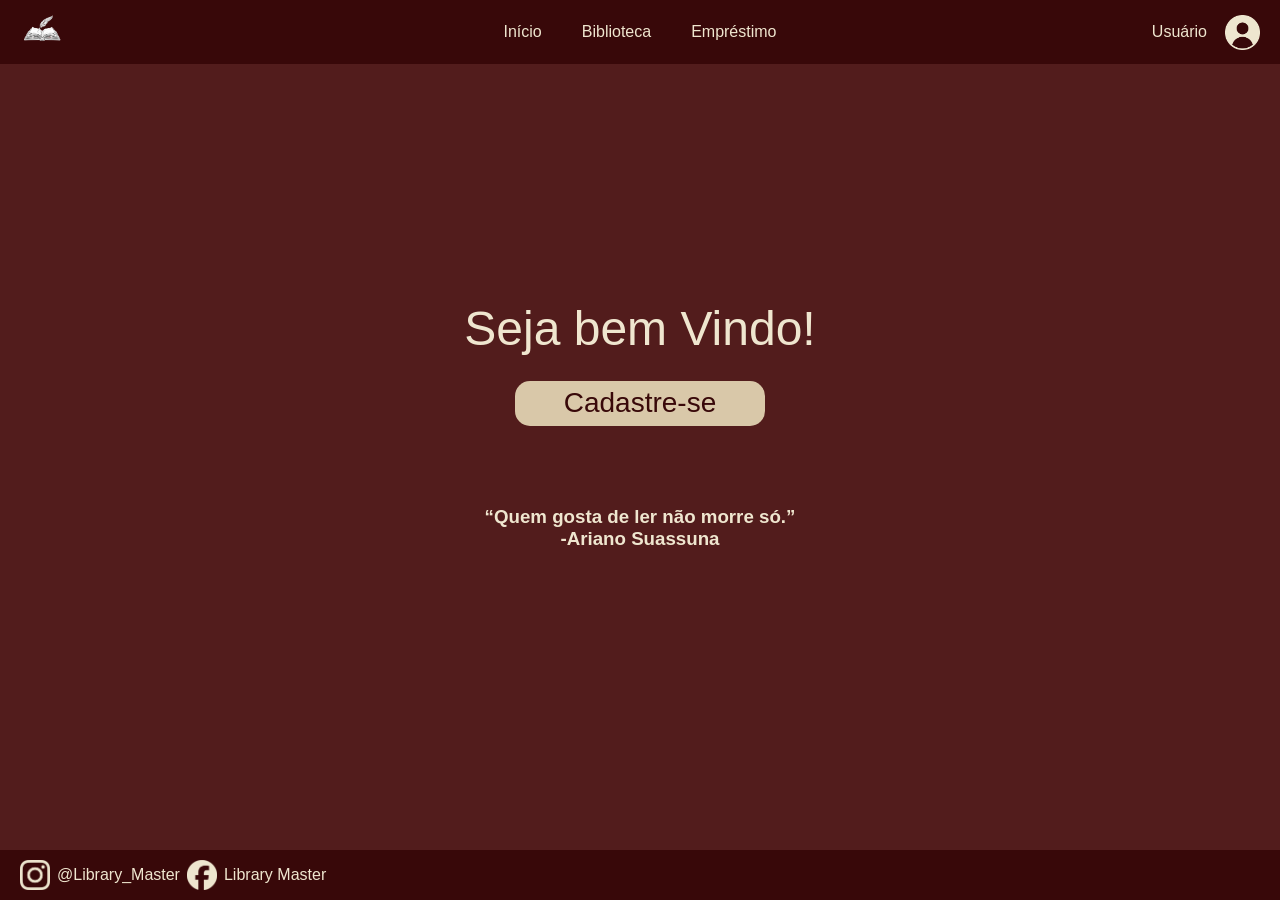
<file: index.html>
<!DOCTYPE html>
<html lang="pt-br">
<head>
    <meta charset="UTF-8">
    <meta name="viewport" content="width=device-width, initial-scale=1.0">
    <title>Library Master</title>

    <link rel="stylesheet" href="estilo/footer.css">
        <link rel="stylesheet" href="estilo/hotbar.css">

    <link rel="stylesheet" href="estilo/style.css">
    
</head>
<body>
    <header id="cab">
        <nav id="hotbar">
            <div id="lgesp"><img src="imagens/logo_oficial-removebg-preview.png" alt="Nossa Logo" id="logo"></div>
            <div id="menu">
                <a href="index.html">Início</a>
                <a href="biblioteca.html">Biblioteca</a>
                <a href="emprestimo.html">Empréstimo</a>
            </div>
            
        
        <div id="user">
            <a href="usuario.html">Usuário</a>
            <img src="imagens/user_icon-removebg-preview.png" alt="icone de usuário">
        
        </div>
            </nav>
    </header>
    
    <main id="imain">
        <div id="bv">
            <h2>Seja bem Vindo!</h1>
            <a href="login.html"> <button id="cad">Cadastre-se</button></a>
        </div>
        <div id="poscad" class="hidden">

        <h2 id="nomeuse"></h2>

    </div>

        <h3 id="frase">“Quem gosta de ler não morre só.”<br>-Ariano Suassuna</h3>
    </main>
    <footer id="rod"> 
        <div id="soc-mid">
            <img src="imagens/inst-icon-removebg-preview.png" alt="icone instagram">
            <p>@Library_Master</p>
            <img src="imagens/face-icon-removebg-preview.png" alt="icone facebook">
            <p>Library Master</p>
        </div>
    </footer>

<script src="JS/livros.js"></script>
<script src="JS/storage.js"></script>
<script src="JS/main.js"></script>
</body>
</html>
</file>
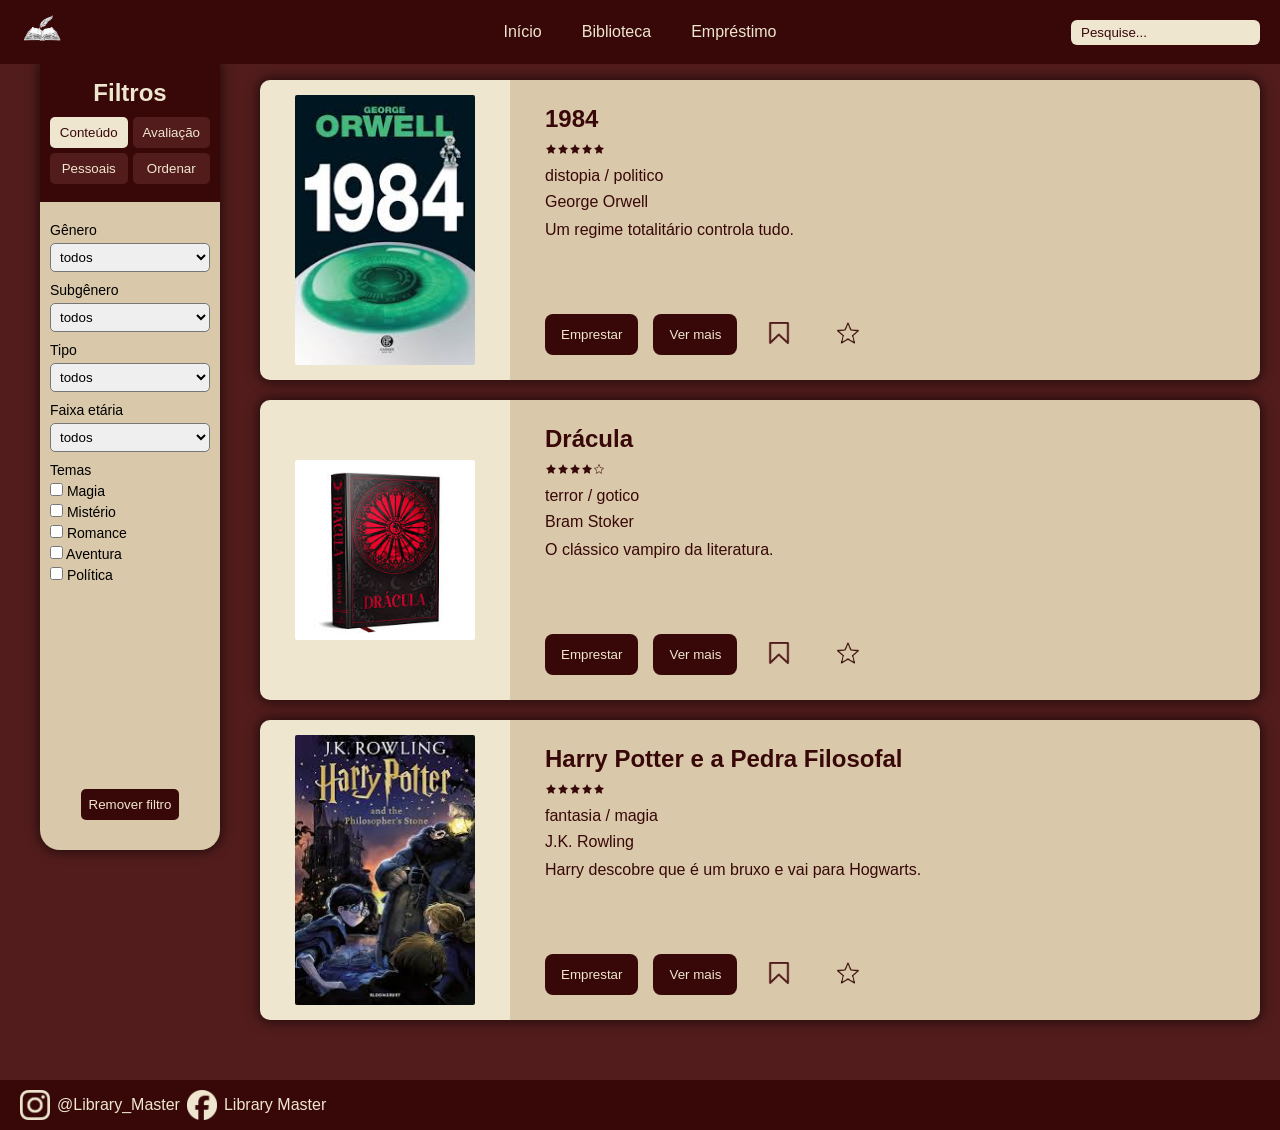
<file: biblioteca.html>
<!doctype html>
<html lang="pt-br">
  <head>
    <meta charset="UTF-8" />
    <meta name="viewport" content="width=device-width, initial-scale=1.0" />
    <title>Library Master</title>
    <link rel="stylesheet" href="estilo/footer.css" />
    <link rel="stylesheet" href="estilo/hotbar.css" />

    <link rel="stylesheet" href="estilo/style.css" />
    <link rel="stylesheet" href="estilo/bib_style.css" />
  </head>
  <body>
    <header id="cab">
      <nav id="hotbar">
        <div id="lgesp">
          <img
            src="imagens/logo_oficial-removebg-preview.png"
            alt="Nossa Logo"
            id="logo"
          />
        </div>
        <div id="menu">
          <a href="index.html">Início</a>
          <a href="biblioteca.html">Biblioteca</a>
          <a href="emprestimo.html">Empréstimo</a>
        </div>

        <input type="search" placeholder="Pesquise..." id="pesq" />
      </nav>
    </header>

    <main>
      <aside id="filter">
        <div id="nav-fil">
          <h2>Filtros</h2>

          <div class="tabs">
            <button class="tab active" data-tab="conteudo">Conteúdo</button>
            <button class="tab" data-tab="avaliacao">Avaliação</button>
            <button class="tab" data-tab="pessoais">Pessoais</button>
            <button class="tab" data-tab="ordenacao">Ordenar</button>
          </div>
        </div>

        <div class="conteudo-abas">
          <!-- CONTEÚDO -->
          <div class="aba active" id="conteudo">
            <label for="filtro" style="color: 380809">Gênero</label>
            <select name="filtro" id="filtro">
              <option value="">todos</option>
              <option value="fantasia">Fantasia</option>
              <option value="ficcao-cientifica">Ficção Científica</option>
              <option value="romance">Romance</option>
              <option value="misterio">Mistério</option>
              <option value="terror">Terror</option>
              <option value="aventura">Aventura</option>
              <option value="drama">Drama</option>
              <option value="suspense">Suspense</option>
              <option value="biografia">Biografia</option>
              <option value="historico">Histórico</option>
              <option value="poesia">Poesia</option>
              <option value="autoajuda">Autoajuda</option>
              <option value="distopia">Distopia</option>
              <option value="acao">Ação</option>
              <option value="infantil">Infantil</option>
              <option value="classicos">Clássicos</option>
            </select>

            <label>Subgênero</label>
            <select id="sgen">
              <option value="">todos</option>
              <option value="magia">Magia</option>
              <option value="politico">Político</option>
              <option value="gotico">Gótico</option>
              <option value="romance">Romance</option>
              <option value="aventura">Aventura</option>
              <option value="suspense">Suspense</option>
              <option value="drama">Drama</option>
            </select>

            <label>Tipo</label>
            <select id="tipo">
              <option value="">todos</option>
              <option value="serie">Série</option>
              <option value="livro unico">Livro único</option>
            </select>

            <label>Faixa etária</label>
            <select id="Fet">
              <option value="">todos</option>
              <option value="infantil">Infantil</option>
              <option value="juvenil">Juvenil</option>
              <option value="adulto">Adulto</option>
            </select>

            <label>Temas</label>
            <div class="checkbox-group" id="tema">
              <label><input type="checkbox" value="magia" /> Magia</label>
              <label><input type="checkbox" value="mistério" /> Mistério</label>
              <label><input type="checkbox" value="romance" /> Romance</label>
              <label><input type="checkbox" value="aventura" /> Aventura</label>
              <label><input type="checkbox" value="politica" /> Política</label>
            </div>
          </div>

          <!-- AVALIAÇÃO -->
          <div class="aba" id="avaliacao">
            <label>Nota mínima</label>
            <select id="nota">
              <option value="0">todos</option>
              <option value="1">1+</option>
              <option value="2">2+</option>
              <option value="3">3+</option>
              <option value="4">4+</option>
            </select>

            <label>Popularidade</label>
            <select id="pop">
              <option value="">padrão</option>
              <option value="popular">Mais populares</option>
              <option value="avaliados">Mais avaliados</option>
            </select>
          </div>

          <!-- PESSOAIS -->
          <div class="aba" id="pessoais">
            <label><input type="checkbox" value="lido" /> Já lidos</label>
            <label><input type="checkbox" value="quero" /> Quero ler</label>
            <label><input type="checkbox" value="lendo" /> Lendo agora</label>
            <label><input type="checkbox" value="favorito" /> Favoritos</label>
          </div>

          <!-- ORDENAÇÃO -->
          <div class="aba" id="ordenacao">
            <label>Ordenar por</label>
            <select id="ord">
              <option value="az">A-Z</option>
              <option value="nota">Maior nota</option>
              <option value="recente">Mais recentes</option>
            </select>
          </div>

          <div id="botoes">
            <button id="dlt">Remover filtro</button>
          </div>
        </div>
      </aside>

      <section id="book"> </section>
      <div class="vm hidden">
        <div class="espacovm"></div>
      </div>

      <button id="add-book" class="hidden">+</button>
      <div id="modalAdd" class="hidden">
        <div class="modal-add-box" >
          <div class="modal-header">
            <h2>Adicionar Novo Livro</h2>
            <button id="fecharAdd" >&times;</button>
          </div>
  
          <div class="form-grid">
            <div class="field full">
              <input type="text" id="novoTitulo" placeholder="Título do Livro" />
            </div>
  
            <div class="field">
              <input type="text" id="novoAutor" placeholder="Autor" />
            </div>
            <div class="field">
              <input type="text" id="novaEditora" placeholder="Editora" />
            </div>
  
            <div class="field">
              <input type="text" id="novoGenero" placeholder="Gênero" />
            </div>
            <div class="field">
              <input type="text" id="novoSubgenero" placeholder="Subgênero" />
            </div>
  
            <div class="field-triple">
              <input type="number" id="novoPaginas" placeholder="Páginas" />
              <input type="text" id="novoAno" placeholder="Ano" />
              <input type="text" id="novoISBN" placeholder="ISBN" />
            </div>
  
            <div class="field">
              <input type="text" id="novoTipo" placeholder="Tipo (Ex: Série)" />
            </div>
            <div class="field">
              <input type="text" id="novaFaixa" placeholder="Faixa Etária" />
            </div>
  
            <div class="field full">
              <input
                type="text"
                id="novoTema"
                placeholder="Temas (separe por vírgula)"
              />
            </div>
  
            <div class="field full">
              <textarea
                id="novaSobre"
                placeholder="Sinopse / Resumo do livro"
              ></textarea>
            </div>
  
            <div class="field full">
              <input
                type="text"
                id="novaImagem"
                placeholder="URL da Imagem da Capa"
              />
            </div>
          </div>
  
          <button id="salvarLivro">Salvar na Biblioteca</button>
        </div>

      </div>
    </main>
    <footer id="rod">
      <div id="soc-mid">
        <img
          src="imagens/inst-icon-removebg-preview.png"
          alt="icone instagram"
        />
        <p>@Library_Master</p>
        <img
          src="imagens/face-icon-removebg-preview.png"
          alt="icone facebook"
        />
        <p>Library Master</p>
      </div>
    </footer>
    
    <script src="JS/biblioteca.js"></script>
    <script src="JS/login.js"></script>
    <script src="JS/livros.js"></script>
    <script src="JS/ui.js"></script>
    <script src="JS/modal.js"></script>
    <script src="JS/storage.js"></script>
    <script src="JS/main.js"></script>
  </body>
</html>
</file>
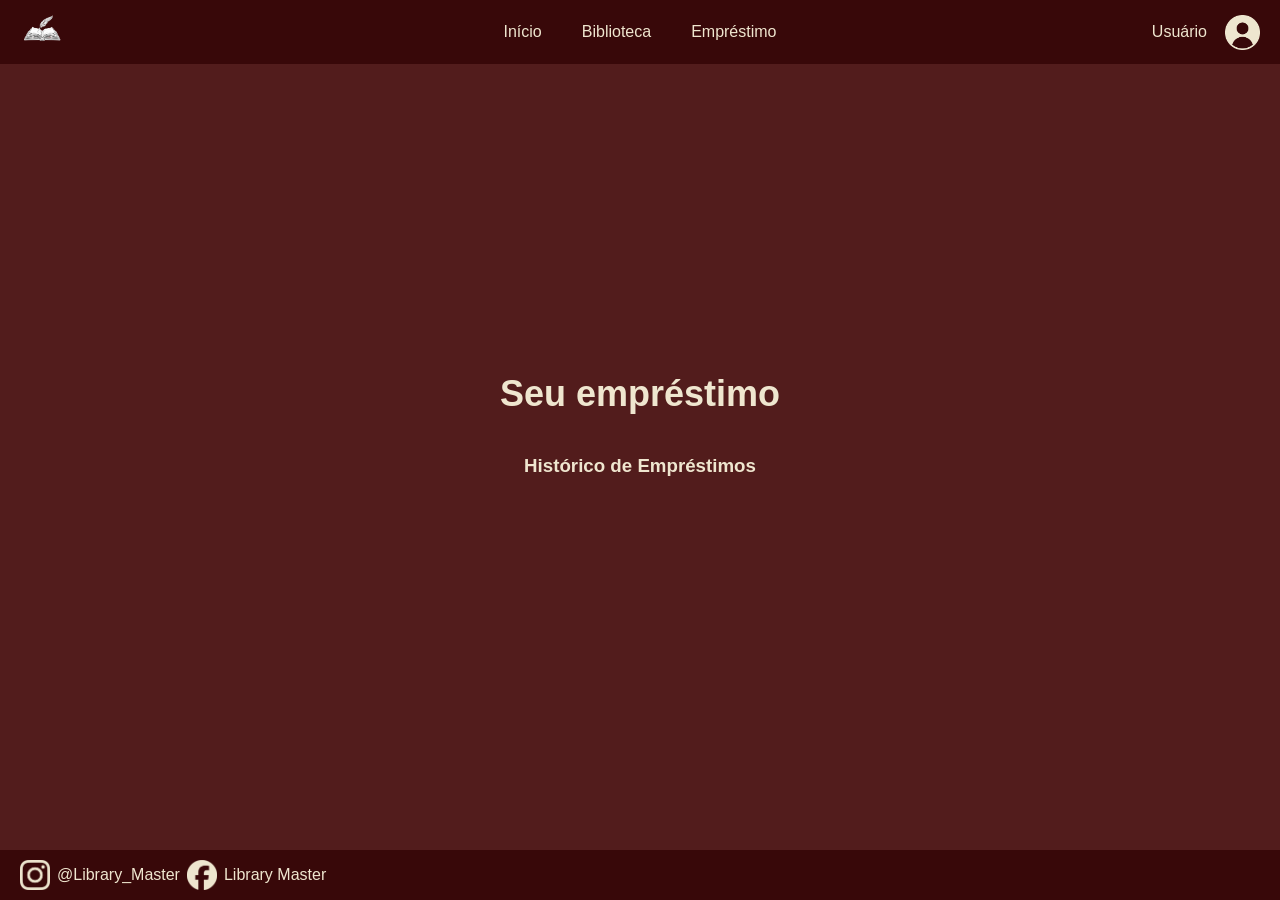
<file: emprestimo.html>
<!doctype html>
<html lang="pt-br">
  <head>
    <meta charset="UTF-8" />
    <meta name="viewport" content="width=device-width, initial-scale=1.0" />
    <title>Library Master</title>
    <link rel="stylesheet" href="estilo/footer.css" />
    <link rel="stylesheet" href="estilo/hotbar.css" />

    <link rel="stylesheet" href="estilo/style.css" />
    <link rel="stylesheet" href="estilo/emp_style.css" />
  </head>
  <body>
    <header id="cab">
      <nav id="hotbar">
        <div id="lgesp">
          <img
            src="imagens/logo_oficial-removebg-preview.png"
            alt="Nossa Logo"
            id="logo"
          />
        </div>
        <div id="menu">
          <a href="index.html">Início</a>
          <a href="biblioteca.html">Biblioteca</a>
          <a href="emprestimo.html">Empréstimo</a>
        </div>

        <div id="user">
          <a href="usuario.html">Usuário</a>
          <img
            src="imagens/user_icon-removebg-preview.png"
            alt="icone de usuário"
          />
        </div>
      </nav>
    </header>
    <main>
      <h1 id="tit">Seu empréstimo</h1>
      <section id="area-emprestimo">
        <!-- <div id="book-emprestado">
          <div id="capa-emprestimo">
            <img src="imagens/harrypoter-capa.jpg" alt="Capa do livro" />
          </div>
          <div id="info-emprestimo">
            <h2>Harry Potter e a Pedra Filosofal</h2>
            <p>JK Rowling</p>
            <hr>
            <p class="data-h"><strong>Data de Empréstimo:</strong><br>01/06/2024</p>
            <p><strong>Data de Devolução:</strong><br>15/06/2024</p>
          </div>
          <div id="botoes-emp">
            <button id="devolver" class="btn-h">Devolver</button>
            <button id="renovar" class="btn-h">Renovar</button>
          </div>
        </div> -->
        <!-- <div id="falta">
         <h2>falta:</h2>
          <h1><strong>5</strong></h1>
          <p>dias</p> 
        </div> -->
      </section>
      <section id="historico">
        <h3 id="tit-h">Histórico de Empréstimos</h3>
        <div id="historico-lista">
          <!-- <button id="voltar" class="btn-g"><img src="imagens/seta_voltar-removebg-preview.png" alt="voltar"></button>
          <div class="hist-book">
            <img src="imagens/1984.jpg" alt="">
            <h2>1984</h2>
            <p>george orwel</p>
            <p class="data-h"><strong>Emprestado em:</strong> 01/06/2024</p>
          </div>
          <div class="hist-book">
            <img src="imagens/1984.jpg" alt="">
            <h2>1984</h2>
            <p>george orwel</p>
            <p class="data-h"><strong>Emprestado em:</strong> 01/06/2024</p>
          </div>
          <div class="hist-book">
            <img src="imagens/1984.jpg" alt="">
            <h2>1984</h2>
            <p>george orwel</p>
            <p class="data-h"><strong>Emprestado em:</strong> 01/06/2024</p>
          </div>
          <!-- <button id="passar" class="btn-g"><img src="imagens/seta_passar-removebg-preview.png" alt="passar"></button> -->
        </div>
      </section>
    </main>
    <footer id="rod">
      <div id="soc-mid">
        <img
          src="imagens/inst-icon-removebg-preview.png"
          alt="icone instagram"
        />
        <p>@Library_Master</p>
        <img
          src="imagens/face-icon-removebg-preview.png"
          alt="icone facebook"
        />
        <p>Library Master</p>
      </div>
    </footer>
<script src="JS/biblioteca.js"></script>
    <script src="JS/login.js"></script>
    <script src="JS/livros.js"></script>
    <script src="JS/emprestimo.js"></script>
    <script src="JS/ui.js"></script>
    <script src="JS/modal.js"></script>
    <script src="JS/storage.js"></script>
    <script src="JS/main.js"></script>
    </body>
</html>
</file>
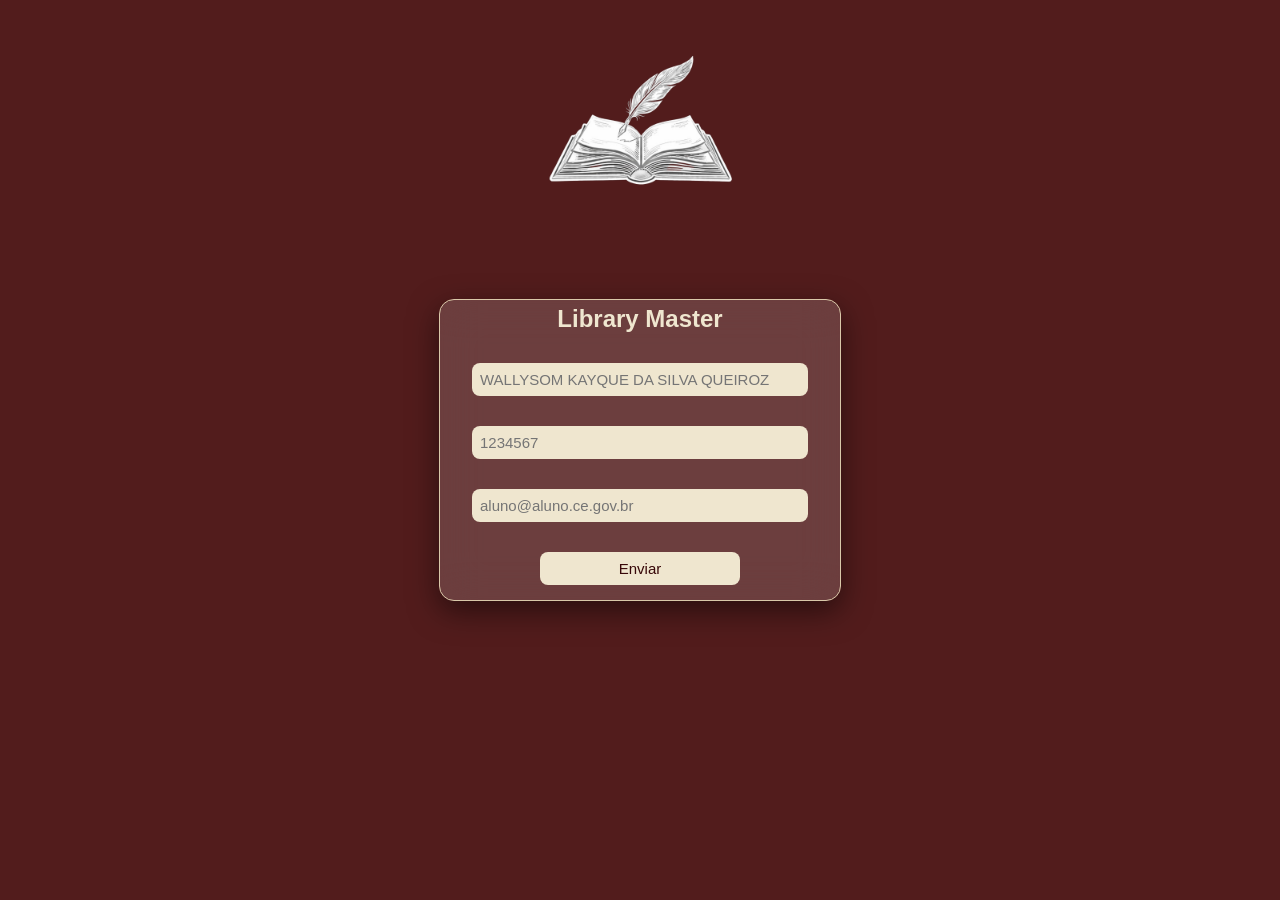
<file: login.html>
<!doctype html>
<html lang="pt-br">
  <head>
    <meta charset="UTF-8" />
    <meta name="viewport" content="width=device-width, initial-scale=1.0" />
    <title>Cadastro</title>
    <link rel="stylesheet" href="estilo/style.css" />
  </head>
  <body>
    <div id="areacad">
      <img
        id="logocad"
        src="imagens/logo_oficial-removebg-preview.png"
        alt="logo"
      />

      <div id="login">
        <h2 id="tit">Library Master</h2>

        <input
          type="text"
          name="nome"
          id="nome"
          placeholder="WALLYSOM KAYQUE DA SILVA QUEIROZ"
          required
        />
        <input
          type="password"
          name="senha"
          id="matricula"
          placeholder="1234567"
          max="7"
          min="7"
          required
        />
        <input
          type="email"
          name="email"
          id="email"
          placeholder="aluno@aluno.ce.gov.br"
          required
        />
        <input type="button" id="Cadastrar" value="Enviar" onclick="cadastrar()"/>
      </div>
    </div>

    <script src="JS/login.js"></script>
  </body>
</html>
</file>
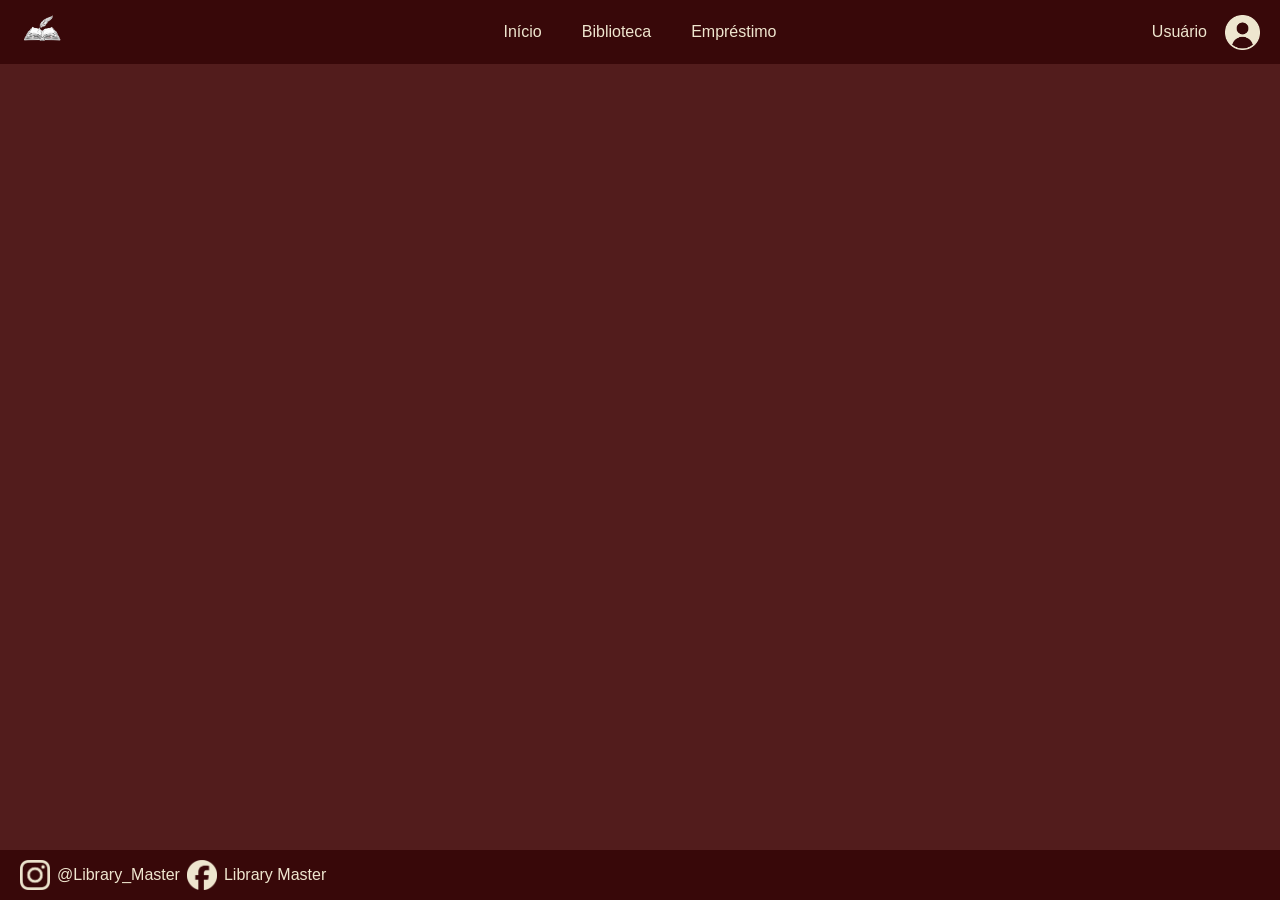
<file: usuario.html>
<!doctype html>
<html lang="pt-br">
  <head>
    <meta charset="UTF-8" />
    <meta name="viewport" content="width=device-width, initial-scale=1.0" />
    <title>Library Master</title>
    <link rel="stylesheet" href="estilo/footer.css" />
    <link rel="stylesheet" href="estilo/hotbar.css" />

    <link rel="stylesheet" href="estilo/style.css" />
  </head>
  <body>
    <header id="cab">
      <nav id="hotbar">
        <div id="lgesp">
          <img
            src="imagens/logo_oficial-removebg-preview.png"
            alt="Nossa Logo"
            id="logo"
          />
        </div>
        <div id="menu">
          <a href="index.html">Início</a>
          <a href="biblioteca.html">Biblioteca</a>
          <a href="emprestimo.html">Empréstimo</a>
        </div>

        <div id="user">
          <a href="usuario.html">Usuário</a>
          <img
            src="imagens/user_icon-removebg-preview.png"
            alt="icone de usuário"
          />
        </div>
      </nav>
    </header>

    <main></main>
    <footer id="rod">
      <div id="soc-mid">
        <img
          src="imagens/inst-icon-removebg-preview.png"
          alt="icone instagram"
        />
        <p>@Library_Master</p>
        <img
          src="imagens/face-icon-removebg-preview.png"
          alt="icone facebook"
        />
        <p>Library Master</p>
      </div>
    </footer>
    <script src="JS/script.js"></script>
  </body>
</html>
</file>
<file: estilo/footer.css>
:root {
  --fundo: #521c1c;
  --cor2: #380809;
  --cor3: #efe6cf;
  --cor4: #d9c8a9;
  --fonteprin: "Open Sans", sans-serif;
  --sombra: 0 10px 30px rgba(0, 0, 0, 0.508);
  --sombra2: 10px 5px 20px 0px rgba(0, 0, 0, 0.508);
  --sombra-l: 0px 0px 12px 2px rgba(0, 0, 0, 0.555);
}

#rod {
  padding: 10px 20px;
  color: var(--cor3);
  background-color: var(--cor2);
  font-family: "Open Sans";

  z-index: 1001;
}
#soc-mid {
  display: flex;
  gap: 7px;
  align-items: center;
}
#rod img {
  width: 30px;
}
</file>
<file: estilo/hotbar.css>
:root {
  --fundo: #521c1c;
  --cor2: #380809;
  --cor3: #efe6cf;
  --cor4: #d9c8a9;
  --fonteprin: "Open Sans", sans-serif;
  --sombra: 0 10px 30px rgba(0, 0, 0, 0.508);
  --sombra2: 10px 5px 20px 0px rgba(0, 0, 0, 0.508);
  --sombra-l: 0px 0px 12px 2px rgba(0, 0, 0, 0.555);
}

/*rodape e cabeçalho*/
#logo {
  width: 40px;
}
#lgesp {
  width: 44px;
  height: 44px;

  display: flex;
  flex-direction: column;
  justify-content: center; /* vertical */
  align-items: center; /* horizontal */
}

#cab {
  background-color: var(--cor2);

  position: fixed;
  top: 0;
  left: 0;
  width: 100%;
  z-index: 1000;
}
#cab #hotbar {
  display: grid;
  grid-template-columns: 1fr auto 1fr;
  align-items: center;
  padding: 10px 20px;
}

#cab #user img {
  width: 35px;
}
#user {
  display: flex;
  align-items: center;
  gap: 8px;
  justify-self: end;
}

#menu {
  display: flex;
  gap: 20px;
  justify-self: center;
}

#cab #hotbar input {
  justify-self: end;
  padding: 5px 10px;
  border-radius: 6px;
  border: none;

  background-color: var(--cor3);
}
#cab #hotbar input::placeholder {
  color: var(--cor2);
}

#cab a {
  text-decoration: none;
  color: var(--cor3);
  transition: 0.5s;
  padding: 5px 10px;
  border-radius: 5px;
}

#cab a:hover {
  color: var(--cor2);
  background-color: var(--cor3);
}
</file>
<file: estilo/style.css>
/* variaveis da paleta de cores*/
:root {
  --fundo: #521c1c;
  --cor2: #380809;
  --cor3: #efe6cf;
  --cor4: #d9c8a9;
  --fonteprin: "Open Sans", sans-serif;
}

* {
  padding: 0;
  margin: 0;
  font-family: var(--fonteprin);
}

main {
  flex: 1;
}
body {
  background-color: var(--fundo);
  min-height: 100vh;
  display: flex;
  flex-direction: column;
  margin: 0;
}
.hidden {
  display: none;
}

/*Area de estilo do inicio*/
#imain {
  flex: 1; /* Faz o main ocupar todo o espaço disponível entre topo e rodapé */
  display: flex;
  flex-direction: column;
  justify-content: center; /* Centraliza verticalmente */
  align-items: center; /* Centraliza horizontalmente */
  text-align: center;
  padding: 20px;
}
#bv {
  margin-bottom: 80px;
}
#bv h2 {
  color: var(--cor3);
  font-size: 48px; /* Tamanho maior como na imagem */
  font-weight: normal;
  margin-bottom: 25px;
}
#bv #cad {
  border: none;
  border-radius: 15px;
  width: auto;
  min-width: 250px;
  height: auto;
  min-height: 45px;
  background-color: var(--cor4);
  font-size: 28px;
  color: var(--cor2);

  cursor: pointer;

  transition: 0.5s;
}
#bv #cad:hover {
  color: var(--cor3);
  background-color: var(--cor2);
}
#frase {
  color: var(--cor3);
}

#poscad {
  margin-bottom: 80px;
}
#poscad h2 {
  color: var(--cor3);
  font-size: 48px; /* Tamanho maior como na imagem */
  font-weight: normal;
  margin-bottom: 25px;
}
/*Area de estilo do login*/
#areacad {
  height: 100vh;

  display: flex;
  justify-content: center;
  align-items: center;
  background-color: var(--fundo);

  animation: fadeIn 0.8s ease forwards;
  opacity: 0;
}
@keyframes fadeIn {
  from {
    opacity: 0;
    transform: translateY(20px); /* começa um pouco abaixo */
  }
  to {
    opacity: 1;
    transform: translateY(0);
  }
}

#login {
  box-shadow: 0 10px 30px rgba(0, 0, 0, 0.508);

  width: 400px;
  height: 300px;

  display: flex;
  flex-direction: column;
  justify-content: center; /* vertical */
  align-items: center; /* horizontal */
  gap: 10px;

  background-color: rgba(255, 255, 255, 0.151); /* transparência */
  backdrop-filter: blur(20px);
  -webkit-backdrop-filter: blur(20px);

  border: 1px solid;
  border-radius: 15px;
  border-color: var(--cor4);
}
#login h2 {
  color: var(--cor3);
  margin-bottom: 10px;
}

#login input {
  background-color: var(--cor3);
  color: var(--cor2);
  width: 80%;
  margin: 10px 0;
  padding: 8px;
  border: none;
  border-radius: 8px;

  font-size: 15px;
}
#login input[type="button"] {
  width: 50%;
  cursor: pointer;
  transition: 0.5s;
}
#login input[type="button"]:hover {
  color: var(--cor3);
  background-color: var(--cor2);
}
#logocad {
  position: absolute;
  top: 40px;
  left: 50%;
  transform: translateX(-50%);
  width: 200px;
}
</file>
<file: estilo/bib_style.css>
:root {
  --fundo: #521c1c;
  --cor2: #380809;
  --cor3: #efe6cf;
  --cor4: #d9c8a9;
  --fonteprin: "Open Sans", sans-serif;
  --sombra: 0 10px 30px rgba(0, 0, 0, 0.508);
  --sombra2: 10px 5px 20px 0px rgba(0, 0, 0, 0.508);
  --sombra-l: 0px 0px 12px 2px rgba(0, 0, 0, 0.555);
}

main {
  display: flex;
  align-items: flex-start; /* alinha topo com topo */
  gap: 20px; /* espaço entre aside e section */
  padding: 0 20px;

  flex: 1;
}

/*conteiner filtro*/

#filter/*principal/div pai*/ {
  display: flex;
  flex-direction: column;

  background-color: var(--cor4);
  width: 350px;
  height: calc(100vh - 114px);
  margin: 0px 20px;
  border-bottom-left-radius: 20px;
  border-bottom-right-radius: 20px;

  position: sticky;
  top: 64px;

  overflow-y: auto;

  box-shadow: var(--sombra-l);
  z-index: 10;
}

.tabs {
  display: grid;
  grid-template-columns: 1fr 1fr;
  gap: 5px;
  margin-bottom: 15px;
}
#nav-fil {
  background-color: var(--cor2);
  padding: 5px 10px 3px 10px;
  /*padding: 10px(cima) 10px(direita) 10px(baixo) 10px(esquerda);*/
  text-align: center;
}
#nav-fil h2 {
  margin: 10px;
  color: var(--cor3);
  font-family: var(--fonteprin);
}
.tab {
  background: var(--fundo);
  border: none;
  padding: 8px;
  cursor: pointer;
  color: var(--cor3);
  border-radius: 5px;
  transition: 0.5s;
}
.tab:hover {
  background: var(--cor3);
  color: var(--cor2);
}
.tab.active {
  background: var(--cor3);
  color: var(--cor2);
}
.conteudo-abas {
  display: flex;
  flex-direction: column;
  flex: 1; /* Isso faz esse container ocupar todo o espaço restante do #filter */
  padding-bottom: 20px; /* Espaço de segurança no rodapé */
}
.aba {
  display: none;
}
.aba.active {
  display: flex;
  flex-direction: column;
  flex: 1;
  padding: 10px;
}
label {
  display: block;
  margin-top: 10px;
  font-size: 14px;
}

select {
  width: 100%;
  padding: 5px;
  margin-top: 5px;
  border-radius: 5px;
}

.checkbox-group label {
  display: block;
  margin-top: 5px;
}
#botoes {
  margin-top: auto;
  display: flex;
  justify-content: center;
  gap: 15px;
  padding: 10px;
}
#botoes #dlt {
  background: var(--cor2);
  border: none;
  padding: 8px;
  cursor: pointer;
  color: var(--cor3);
  border-radius: 5px;
  transition: 0.5s;
}
#botoes #dlt:hover {
  color: var(--cor2);
  background-color: var(--cor3);
}

/*conteiner do livro*/

#book/*principal/div pai*/ {
  display: flex;
  flex-direction: column;
  gap: 20px;

  margin: auto;

  margin-top: 80px; /* altura do header */
  margin-bottom: 60px; /* altura do footer */
}
.book/*aqui é o conteiner dos livros*/ {
  width: 1000px;
  height: 300px;
  display: flex;
  box-shadow: var(--sombra-l);
  border-radius: 10px;
}

.book {
  transition:
    transform 0.3s ease,
    box-shadow 0.3s ease;
}

.book:hover {
  box-shadow: 0 15px 35px rgba(0, 0, 0, 0.3);
  transform: translateY(-2px);
}

.book img {
  width: 180px;
  border-radius: 2px;
  max-height: 270px;
  transition: 0.2s;
}
.book img:hover {
  transform: scale(1.08);
}
.imagem/*parte da imagem*/ {
  display: flex;

  width: 250px;
  height: 100%;
  background-color: var(--cor3);
  border-bottom-left-radius: 10px;
  border-top-left-radius: 10px;

  flex-direction: column;
  justify-content: center; /* vertical */
  align-items: center; /* horizontal */
}
.info/*parte das infor*/ {
  width: 750px;
  height: 100%;
  display: flex;
  flex-direction: column;

  border-bottom-right-radius: 10px;
  border-top-right-radius: 10px;
  background-color: var(--cor4);
  color: var(--cor2);

  padding: 25px 35px;
  box-sizing: border-box;
  overflow: hidden;
}

.info h2,
.info p {
  margin: 0;
}
.stars img {
  width: 10px;
  margin: 1px;
}

.cab-b {
  display: flex;
  flex-direction: column;
  gap: 8px;
  margin-bottom: 18px;
}
.sobre {
  line-height: 1.4;
  margin-bottom: 5px;

  display: -webkit-box;
  -webkit-line-clamp: 4; /* Número de linhas visíveis antes de cortar */
  -webkit-box-orient: vertical;
  overflow: hidden;
  text-overflow: ellipsis;
}
.btn-info {
  margin-top: auto; /* Isso empurra os botões sempre para o rodapé da div .info */
  display: flex;
  gap: 15px;
  padding-top: 10px;
}

.btn-info button {
  padding: 8px 16px;
  border: none;
  border-radius: 8px;
  cursor: pointer;
  background-color: var(--cor2);
  color: var(--cor3);
  transition: 0.5s;
}
.btn-info button:hover {
  color: var(--cor2);
  background-color: var(--cor3);
}

.btn-info .icons {
  background-color: transparent;
  transition: 0.2s;
}
.btn-info .icons:hover {
  transform: scale(1.2);
  background-color: transparent;
}
.icons img {
  width: 22px;
}



/*conteiner do ver mais*/
.vm {
  position: fixed;
  top: 0;
  left: 0;

  width: 100%;
  height: 100%;
  z-index: 2000;

  background: rgba(0, 0, 0, 0.7);
  display: flex;
  justify-content: center;
  align-items: center;
}

.modal-livro {
  background: var(--cor3);
  color: var(--cor2);
  padding: 40px;
  border-radius: 20px;
  width: 90%;
  max-width: 900px;
  max-height: 85vh;
  overflow-y: auto;
  position: relative;
}

.modal-grid {
  display: grid;
  grid-template-columns: 250px 1fr;
  gap: 30px;
}

.modal-esquerda img {
  width: 100%;
  border-radius: 10px;
  box-shadow: var(--sombra);
  margin-bottom: 15px;
}

.meta-info p {
  font-size: 0.9rem;
  margin: 5px 0;
  border-bottom: 1px solid rgba(0, 0, 0, 0.1);
  padding-bottom: 5px;
}

.autor-modal {
  font-style: italic;
  color: #666;
  margin-bottom: 10px;
}

.tag-genero {
  background: var(--fundo);
  color: white;
  padding: 4px 12px;
  border-radius: 15px;
  font-size: 0.8rem;
  text-transform: uppercase;
}

.sinopse-container {
  margin: 25px 0;
}

.comentarios-section {
  margin-top: 30px;
  background: var(--cor4);
  padding: 20px;
  border-radius: 12px;
}

.comentario-item {
  background: white;
  padding: 10px 15px;
  border-radius: 8px;
  margin-bottom: 10px;
  font-size: 0.9rem;
  border-left: 4px solid var(--fundo);
}

.add-comentario input {
  flex: 1;
  padding: 10px;
  border: 1px solid #ccc;
  border-radius: 5px;
}

.add-comentario button {
  background: var(--cor2);
  color: white;
  border: none;
  padding: 10px 20px;
  border-radius: 5px;
  cursor: pointer;
}

.fechar {
  top: 20px;
  right: 20px;
  width: 35px;
  height: 35px;
  border-radius: 50%;
  font-weight: bold;
  transition: transform 0.4s;
  margin-bottom: 10px;

  background-color: var(--cor2);
  color: var(--cor3);
}

.fechar:hover {
  transform: scale(1.15);
}

.add-comentario {
  display: flex;
  flex-direction: column; /* Empilha no mobile ou telas menores */
  gap: 10px;
}

@media (min-width: 600px) {
  .add-comentario {
    flex-direction: row; /* Alinha em linha em telas maiores */
  }
}

#nova-nota-usuario {
  padding: 8px;
  border-radius: 5px;
  border: 1px solid #ccc;
  background: white;
  cursor: pointer;
}

/*conteiner do add/DEL book*/

#add-book {
  position: fixed;
  right: 30px;
  bottom: 30px;

  width: 70px;
  height: 70px;

  border-radius: 50%;
  border: none;

  font-size: 40px;
  cursor: pointer;
  background: #380809;
  color: white;
  z-index: 999;
}

#modalAdd {
  position: fixed;
  inset: 0; /* Isso cobre a tela toda */
  background: rgba(0, 0, 0, 0.75);
  display: flex;
  align-items: center; /* Centraliza verticalmente */
  justify-content: center; /* Centraliza horizontalmente */
  z-index: 3000;
  padding: 20px;
}

/* Container do Modal */
.modal-add-box {
  background: var(--cor3);
  width: 100%;
  max-width: 700px; /* Largura ideal para o formulário em duas colunas */
  max-height: 90vh; /* Não deixa o modal ser maior que a altura da tela */
  overflow-y: auto; /* Adiciona scroll interno se o formulário for longo */
  border-radius: 20px;
  padding: 30px;
  box-shadow: 0 10px 30px rgba(0, 0, 0, 0.5);
  position: relative;
  display: flex;
  flex-direction: column;
}
.modal-header {
  display: flex;
  justify-content: space-between;
  align-items: center;
  margin-bottom: 20px;
  border-bottom: 2px solid var(--fundo);
  padding-bottom: 10px;
  width: 100%;
}

.modal-header h2 {
  color: var(--cor2);
  margin: 0;
}

#fecharAdd {
  /* Garanta que ele não tenha position: absolute se estiver quebrando o layout */
  cursor: pointer;
  background: var(--cor2);
  color: white;
  border: none;
  width: 35px;
  height: 35px;
  border-radius: 50%;
  font-size: 20px;
  display: flex;
  align-items: center;
  justify-content: center;
  flex-shrink: 0; /* Impede o botão de esmagar */
}
/* Grid do Formulário */
.form-grid {
  display: grid;
  grid-template-columns: 1fr 1fr; /* Duas colunas iguais */
  gap: 15px;
  width: 100%;
}

.field.full {
  grid-column: span 2;
}

.field-triple {
  grid-column: span 2;
  display: grid;
  grid-template-columns: 1fr 1fr 1fr;
  gap: 10px;
}

.modal-add-box input,
.modal-add-box textarea {
  width: 100%;
  padding: 12px;
  border: 1px solid var(--cor4);
  border-radius: 8px;
  background: white;
  font-family: var(--fonteprin);
  box-sizing: border-box; /* Evita que o input saia da caixa */
}

.modal-add-box textarea {
  height: 100px;
  resize: none;
}

/* Estilo do Botão Salvar */
#salvarLivro {
  margin-top: 25px;
  background: var(--cor2);
  color: var(--cor3);
  border: none;
  padding: 15px;
  border-radius: 10px;
  font-weight: bold;
  font-size: 16px;
  cursor: pointer;
  transition: 0.3s;
}

#salvarLivro:hover {
  background: var(--fundo);
  transform: scale(1.02);
}

.book {
  position: relative;
}

.remover-livro {
  position: absolute;

  right: 15px;
  bottom: 15px;

  border: none;

  width: 45px;
  height: 45px;

  border-radius: 50%;

  cursor: pointer;

  font-size: 20px;

  background: var(--cor2);
}
.remover-livro img{
  width: 20px;
}


.hidden {
  display: none !important;
}
</file>
<file: estilo/emp_style.css>
:root {
  --fundo: #521c1c;
  --cor2: #380809;
  --cor3: #efe6cf;
  --cor4: #d9c8a9;
  --fonteprin: "Open Sans", sans-serif;
  --sombra: 0 10px 30px rgba(0, 0, 0, 0.508);
  --sombra-2: 10px 5px 20px 0px rgba(0, 0, 0, 0.508);
  --sombra-l: 0px 0px 12px 2px rgba(0, 0, 0, 0.555);
}

main {
  display: flex;
  flex-direction: column;
  justify-content: center; /* vertical */
  align-items: center; /* horizontal */

  padding: 0 20px;

  flex: 1;
}
#area-emprestimo /*conteiner pai do emprestimo*/ {
  display: flex;
  align-items: center;
  gap: 40px;
}
#book-emprestado/*conteiner filho*/ {
  display: flex;

  border-radius: 15px;

  background-color: var(--cor4);
  width: 550px;
  height: 250px;

  padding: 20px;
  color: var(--cor2);

  box-shadow: var(--sombra-2);
}
hr {
  border: none;
  border-top: 1px solid var(--cor2);
  margin: 10px 0;
}
#tit {
  color: var(--cor3);
  font-size: 36px;
  margin: 20px 0;
}
#book-emprestado img {
  width: 160px;
  border-radius: 10px;
  box-shadow: var(--sombra-1);
}
#info-emprestimo {
  display: flex;
  flex-direction: column;
  height: 100%;
  margin-left: 20px;
  gap: 10px;
}
#botoes-emp {
  margin-top: auto;
  display: flex;
  gap: 15px;
}
.btn-h {
  padding: 8px 16px;
  border: none;
  border-radius: 8px;
  cursor: pointer;
  background-color: var(--cor2);
  color: var(--cor3);
  transition: 0.5s;
}
.btn-h:hover {
  color: var(--cor2);
  background-color: var(--cor3);
}

#falta /*conteiner dos dias que faltam*/ {
  display: flex;
  flex-direction: column;
  align-items: center;
  justify-content: center;

  background-color: var(--cor4);
  color: var(--cor2);
  border: none;
  border-radius: 10px;
  padding: 10px 20px;

  height: 250px;
  width: 150px;

  gap: 30px;

  box-shadow: var(--sombra-2);

  font-family: var(--fonteprin);
}

#falta h1 {
  font: 70px var(--fonteprin);
}

/*historico*/
#tit-h {
  color: var(--cor3);
  margin: 20px 0;
}
#historico-lista {
  display: flex;
  align-items: center;
  justify-content: center;
  gap: 15px;
}

.hist-book {
  background-color: var(--cor4);
  color: var(--cor2);
  border: none;
  border-radius: 10px;
  padding: 10px 20px;

  width: 250px;
  height: 100px;

  box-shadow: var(--sombra-2);
}
.hist-book img {
  width: 65px;
  border-radius: 5px;
  float: left;
  margin-right: 10px;
  box-shadow: var(--sombra-1);
}
.hist-book h2 {
  font-size: 18px;
}
.hist-book p {
  font-size: 14px;
}

.data-h {
  margin-top: 10px;
}

.btn-g {
  background-color: transparent;
  border: none;
  transition: 0.5s;
  height: 50px;
  width: 50px;
  border-radius: 100%;

  display: flex;
  flex-direction: column;
  align-items: center;
  justify-content: center;

  transition: 0.2s;
}
.btn-g:hover {
  background-color: var(--cor2);
  border: none;

}

.btn-g img {
  width: 25px;
}
</file>
